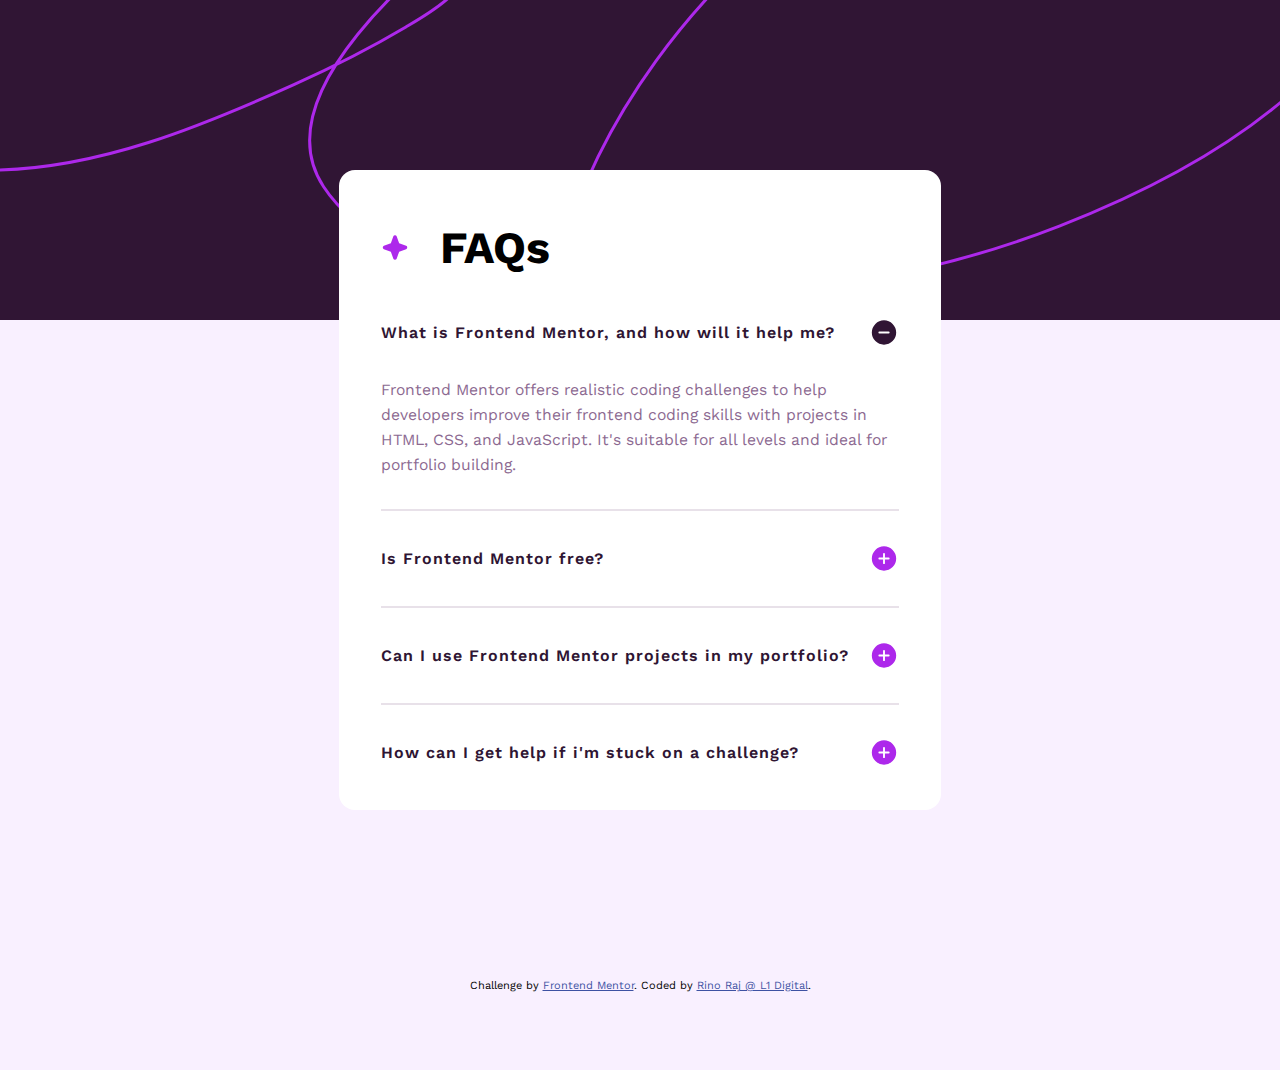
<file: index.html>
<!DOCTYPE html>
<html lang="en">
<head>
  <meta charset="UTF-8">
  <meta name="viewport" content="width=device-width, initial-scale=1.0"> <!-- displays site properly based on user's device -->

  <link rel="icon" type="image/png" sizes="32x32" href="./assets/images/favicon-32x32.png">
  
  <title>Frontend Mentor | FAQ accordion</title>

  <!-- Feel free to remove these styles or customise in your own stylesheet 👍 -->
  <style>
    .attribution { font-size: 11px; text-align: center; }
    .attribution a { color: hsl(228, 45%, 44%); }
  </style>
  <link rel="stylesheet" href="styles.css">
  <link rel="preconnect" href="https://fonts.googleapis.com">
  <link rel="preconnect" href="https://fonts.gstatic.com" crossorigin>
  <link href="https://fonts.googleapis.com/css2?family=Work+Sans:ital,wght@0,100..900;1,100..900&display=swap" rel="stylesheet">
</head>
<body>
  <section class="accordion">
    <div class="container">
      <div class="heading">
        <div class="icon-box">
          <img src="./assets/images/icon-star.svg" alt="">
        </div>
        <div class="text">
          <p>FAQs</p>
        </div>
      </div>
      <div class="faq-container">
        <div class="faqs"> <!-- faq 1 start -->
          <div class="faq-q">
            <div class="q-box" onclick="active(1)"> 
              <p>What is Frontend Mentor, and how will it help me?</p>
            </div>
            <div class="icon-faq" id="icon-faq-1" onclick="active(1)">
              <img src="./assets/images/icon-plus.svg" alt="" id="icon-change-1">
            </div>
          </div>
          <div class="faq-a active" id="faq-a-1">
            <p>Frontend Mentor offers realistic coding challenges to help developers improve their 
              frontend coding skills with projects in HTML, CSS, and JavaScript. It's suitable for 
              all levels and ideal for portfolio building.</p>
          </div>
          <div class="divider"></div>
        </div>  <!-- faq 1 ends -->
  
        <div class="faqs"> <!-- faq 2 start -->
          <div class="faq-q">
            <div class="q-box" onclick="active(2)">
              <p>Is Frontend Mentor free?</p>
            </div>
            <div class="icon-faq" id="icon-faq-2" onclick="active(2)">
              <img src="./assets/images/icon-plus.svg" alt="" id="icon-change-2">
            </div>
          </div>
          <div class="faq-a inactive" id="faq-a-2">
            <p>Yes, Frontend Mentor offers both free and premium coding challenges, with the free 
              option providing access to a range of projects suitable for all skill levels.</p>
          </div>
          <div class="divider"></div>
        </div> <!-- faq 2 ends -->
  
        <div class="faqs"> <!-- faq 3 start -->
          <div class="faq-q">
            <div class="q-box" onclick="active(3)">
              <p>Can I use Frontend Mentor projects in my portfolio?</p>
            </div>
            <div class="icon-faq" id="icon-faq-3" onclick="active(3)">
              <img src="./assets/images/icon-plus.svg" alt="" id="icon-change-3">
            </div>
          </div>
          <div class="faq-a inactive" id="faq-a-3">
            <p>Yes, you can use projects completed on Frontend Mentor in your portfolio. It's an excellent
              way to showcase your skills to potential employers!</p>
          </div>
          <div class="divider"></div>
        </div> <!-- faq 3 ends -->
  
        <div class="faqs"> <!-- faq 3 start -->
          <div class="faq-q">
            <div class="q-box" onclick="active(4)">
              <p>How can I get help if i'm stuck on a challenge?</p></p>
            </div>
            <div class="icon-faq" id="icon-faq-4" onclick="active(4)">
              <img src="./assets/images/icon-plus.svg" alt="" id="icon-change-4">
            </div>
          </div>
          <div class="faq-a inactive" id="faq-a-4">
            <p>The best place to get help is inside Frontend Mentor's Discord community. There's a help channel where you can ask questions and seek support from other community members.</p>
          </div>
          <!-- <div class="divider"></div> -->
        </div> <!-- faq 3 ends -->  
      </div>
      
    </div>
  </section>
  


  
  <div class="attribution">
    Challenge by <a href="https://www.frontendmentor.io?ref=challenge" target="_blank">Frontend Mentor</a>. 
    Coded by <a href="#">Rino Raj  @ L1 Digital</a>.
  </div>


  <!-- script -->
  <script src="./script.js"></script>
</body>
</html>
</file>
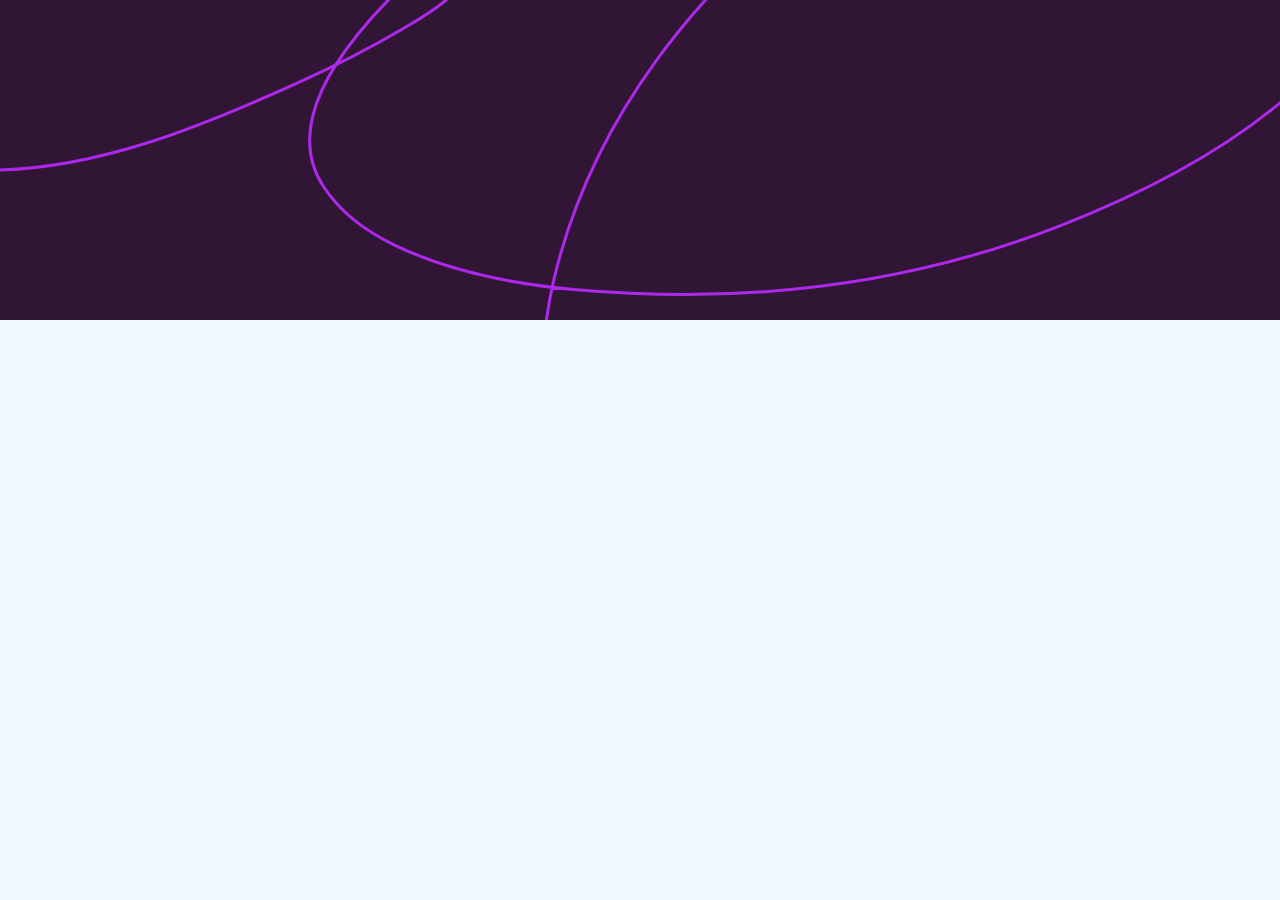
<file: ruff.html>
<!DOCTYPE html>
<html lang="en">
<head>
    <meta charset="UTF-8">
    <meta name="viewport" content="width=device-width, initial-scale=1.0">
    <title>Document</title>
    <link rel="stylesheet" href="ruff.css">
</head>
<body>
    
</body>
</html>
</file>
<file: styles.css>
:root{
    --White: hsl(0, 0%, 100%);
    --Lightpink: hsl(275, 100%, 97%);
    --Grayishpurple: hsl(292, 16%, 49%);
    --Darkpurple: hsl(292, 42%, 14%);

}

*, *::before, *::after{
    box-sizing: border-box;
    margin: 0;
    padding: 0;
}
img{
    width: 100%;
    display: block;
    background-size: contain;
}

html,body{
    font-family: "Work Sans", sans-serif;
    font-size: 16px;
    width: 100vw;
    height: 100vh;
}

body{
    background-color: var(--Lightpink);
    background-image: url('./assets/images/background-pattern-desktop.svg');
    background-repeat: no-repeat;
}   
@media screen and (max-width:600px) {
    body{
        background-image: url('./assets/images/background-pattern-mobile.svg');
        background-size: contain;
    }
}
    

.accordion .container{
    border-radius: 1rem;
    width: 90%;
    max-width:602px;
    margin: 10.6rem auto;
    background-color: var(--White);
    padding: 3.2rem 2.6rem 2.6rem 2.6rem ;
}

@media screen and (max-width:600px) {
    .accordion .container{
        padding: 2rem 1.5rem ;
        margin: 8.8rem auto;
    }
}

.accordion .container .heading{
    display: flex;
    /* border: 1px solid; */
    align-items: center;
    gap: 1.2rem;
}


.icon-box img{
    /* border: 1px solid; */
    width: 70%;
}
.text p{
    font-weight: 700;
    font-size: 2.8rem;
}

.faq-container{
    /* border: 1px solid; */
    margin-top: 2.7rem;
}
.faq-q{
    display: flex;
    justify-content: space-between;
    align-items: center;
    /* border: 1px solid; */
    /* margin-top: 2.6rem; */
    /* margin-bottom: 2.4rem; */
}

.q-box p{
    font-weight: 600;
    color: var(--Darkpurple);
    letter-spacing: 1px;   
}
.q-box p:hover{
    color: var(--Grayishpurple);
    cursor: pointer;
}
@media screen and (max-width:600px) {
    .faq-q
    {
        gap: 1rem;
    }
    .icon-faq{
        width: 30%  ;
        max-width: 40px;
    }
    .faq-a p{
        font-size: .9rem;
    }
}

.icon-faq{
    cursor: pointer;
}


.faq-a p{
    color: var(--Grayishpurple);
    font-weight: 400;
    line-height: 1.6;
    font-size: .98rem;
    margin-top: 1.8rem;
    /* border: 1px solid; */
}
.divider{
     width: 100%;
     height: 2px;
     background-color: hsla(292, 16%, 49%,20%);
     margin-top: 2rem;
     margin-bottom: 2rem;
}

.active{
    display: block;

}

.inactive{
    display: none;
}
</file>
<file: ruff.css>
*{
    box-sizing: border-box;
    margin: 0;
    padding: 0;
}

body{
    width: 100vw;
    height: 100vh;
    background-color: aliceblue;
    background-image: url('./assets/images/background-pattern-desktop.svg');
    background-repeat: no-repeat;
}
@media screen and (max-width:600px) {
    body{
        background-image: url('./assets/images/background-pattern-mobile.svg');
        background-size: contain;
    }
}
</file>
